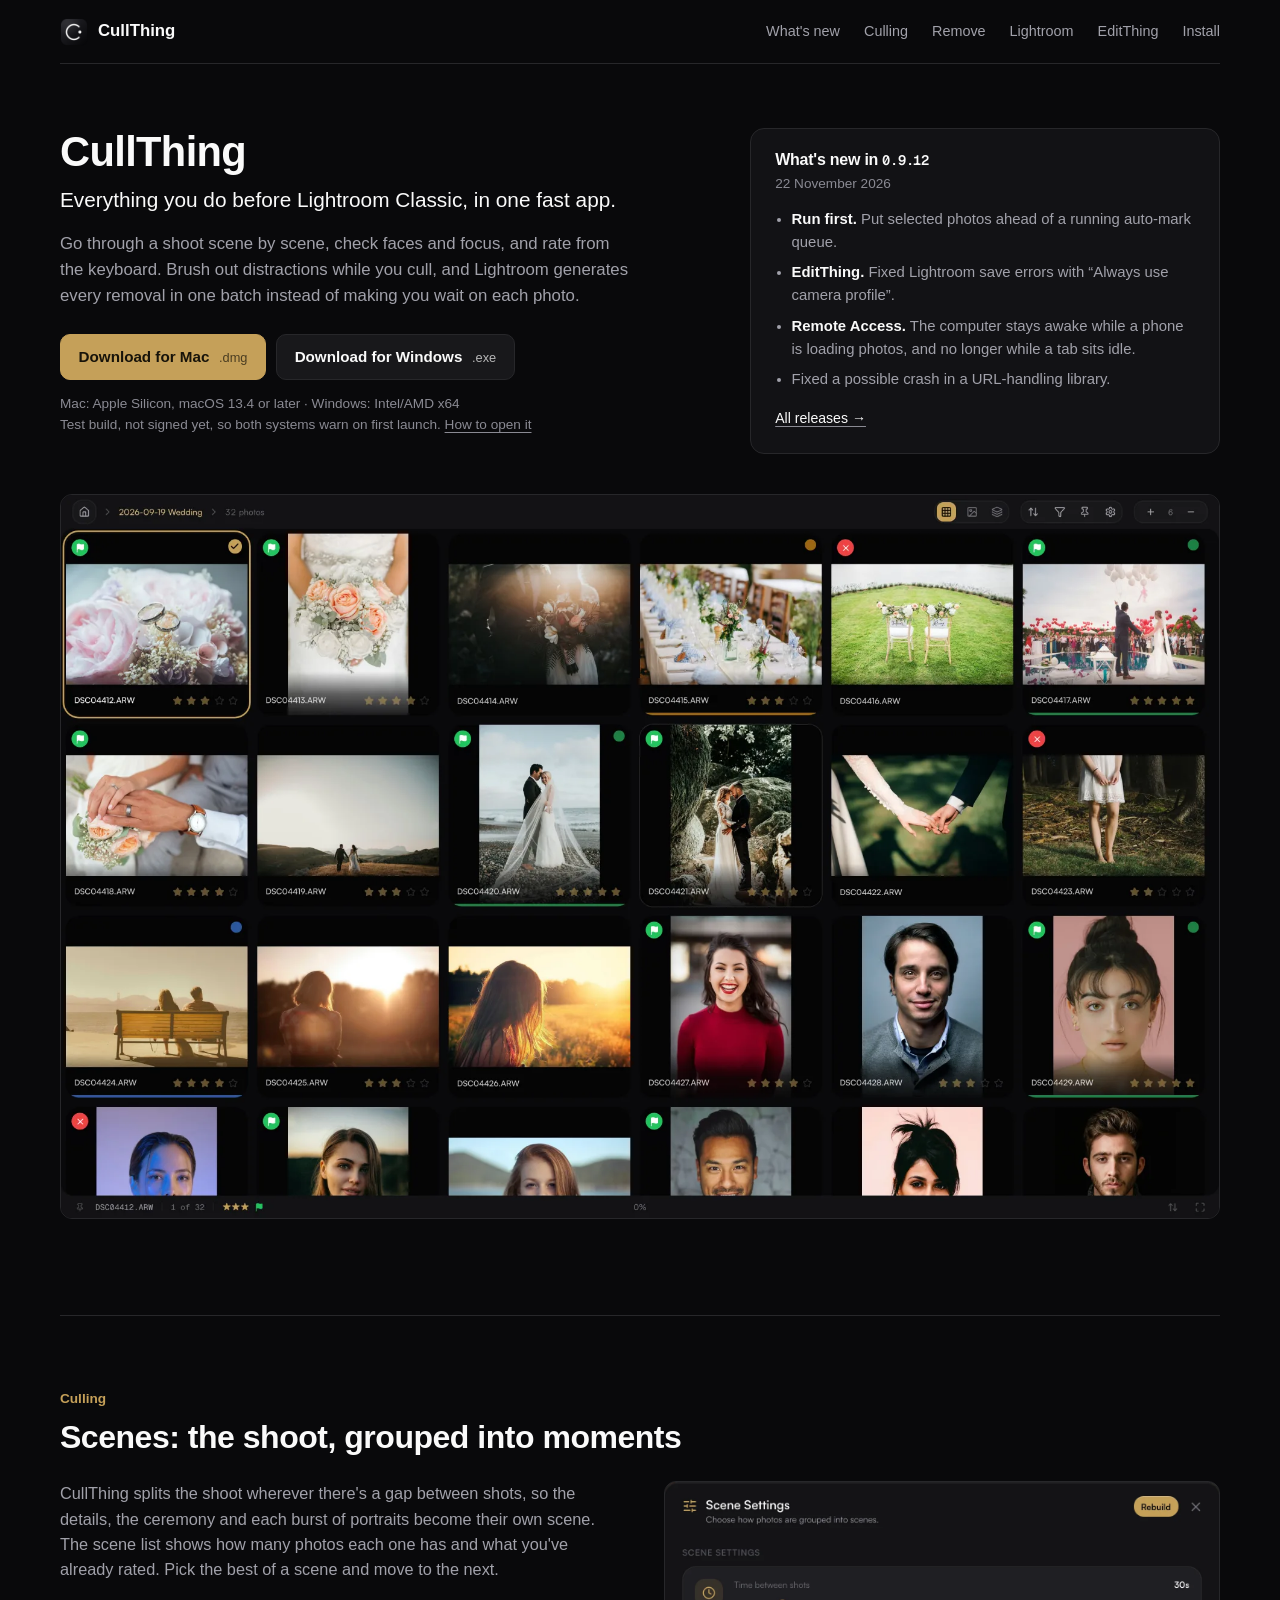
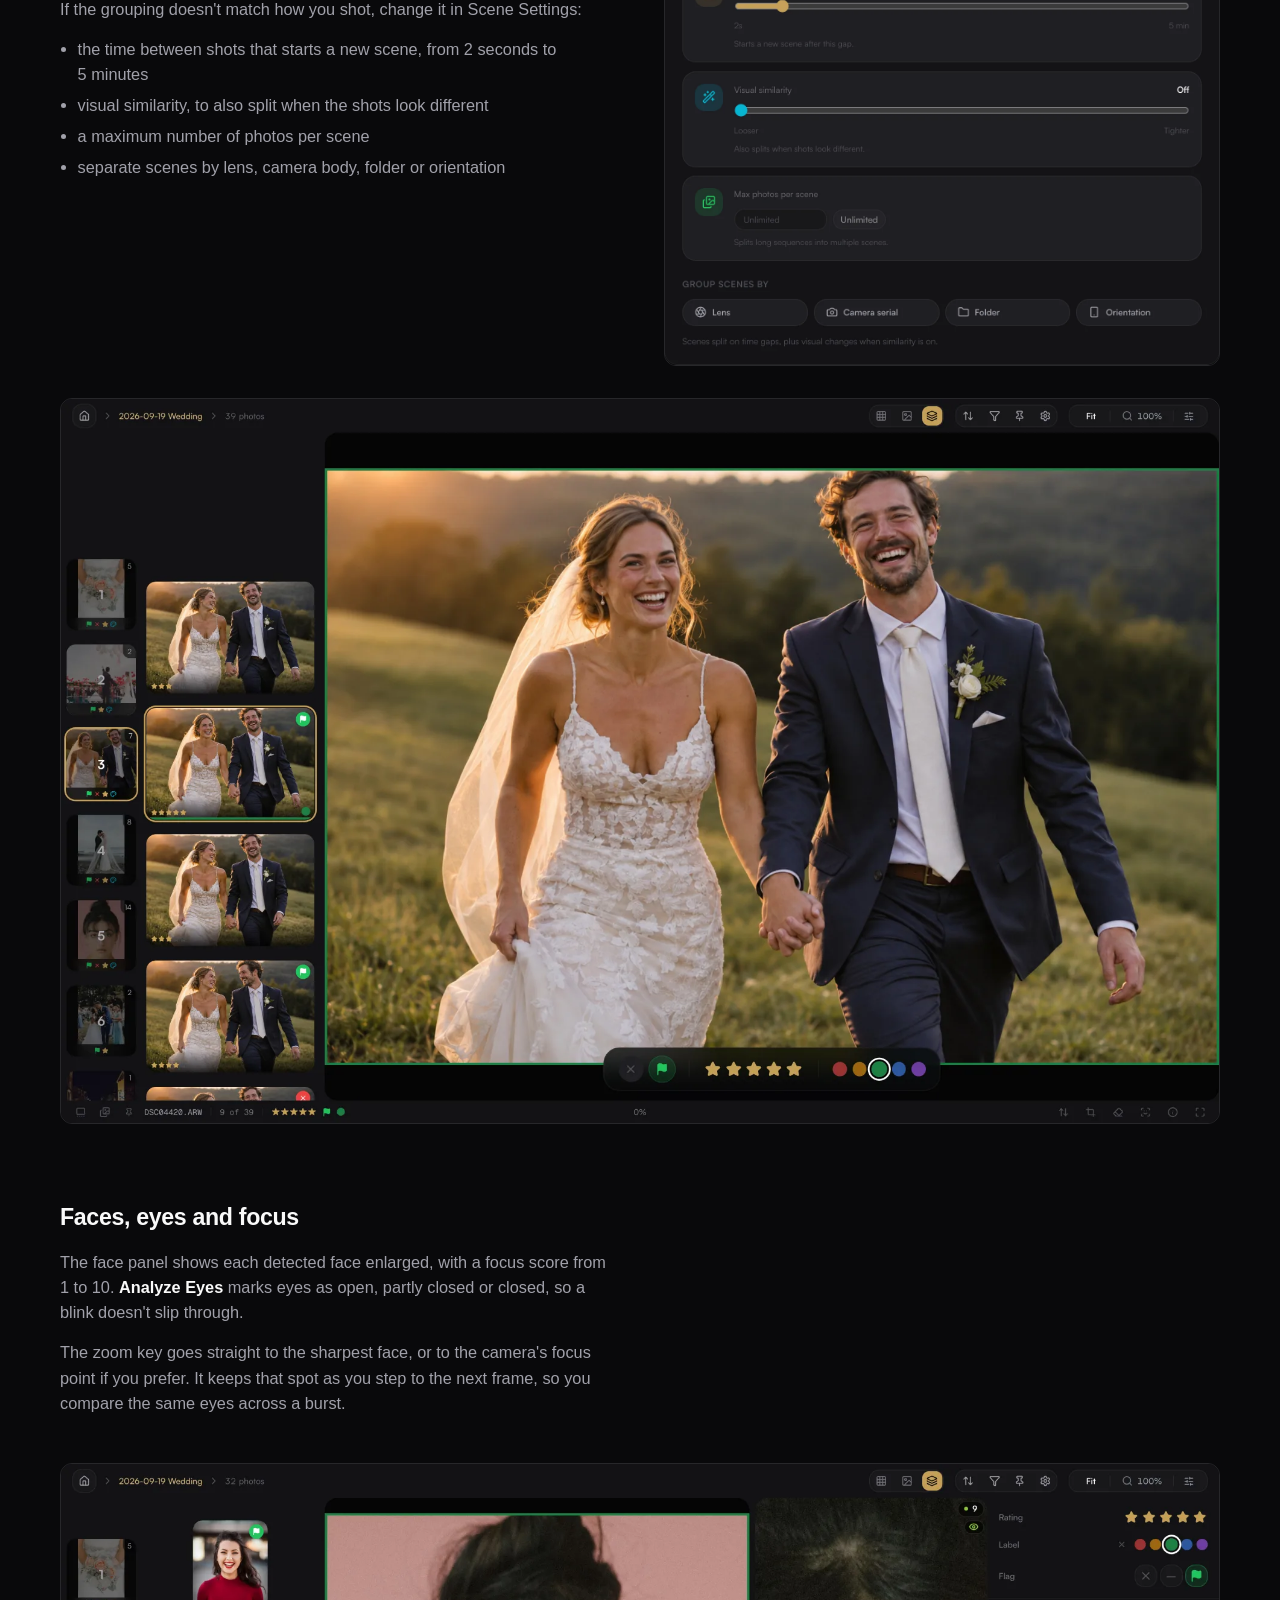
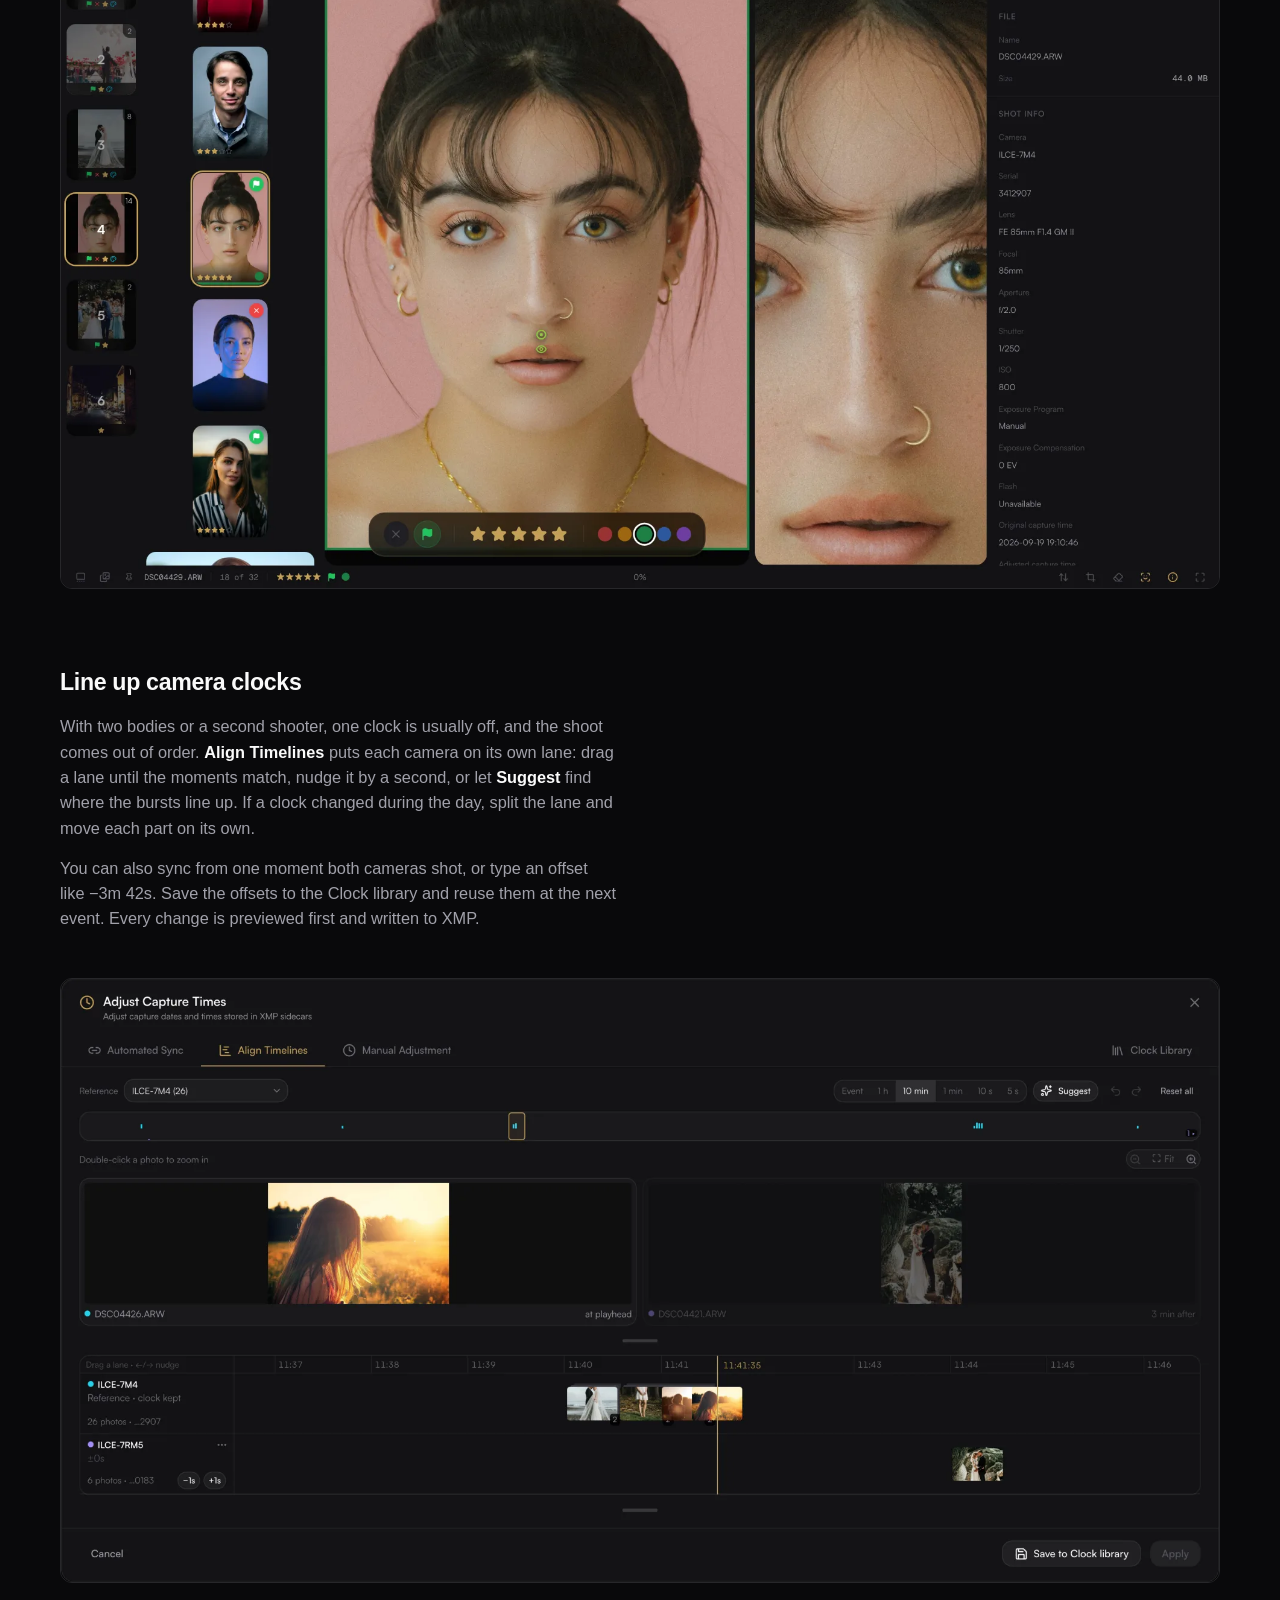
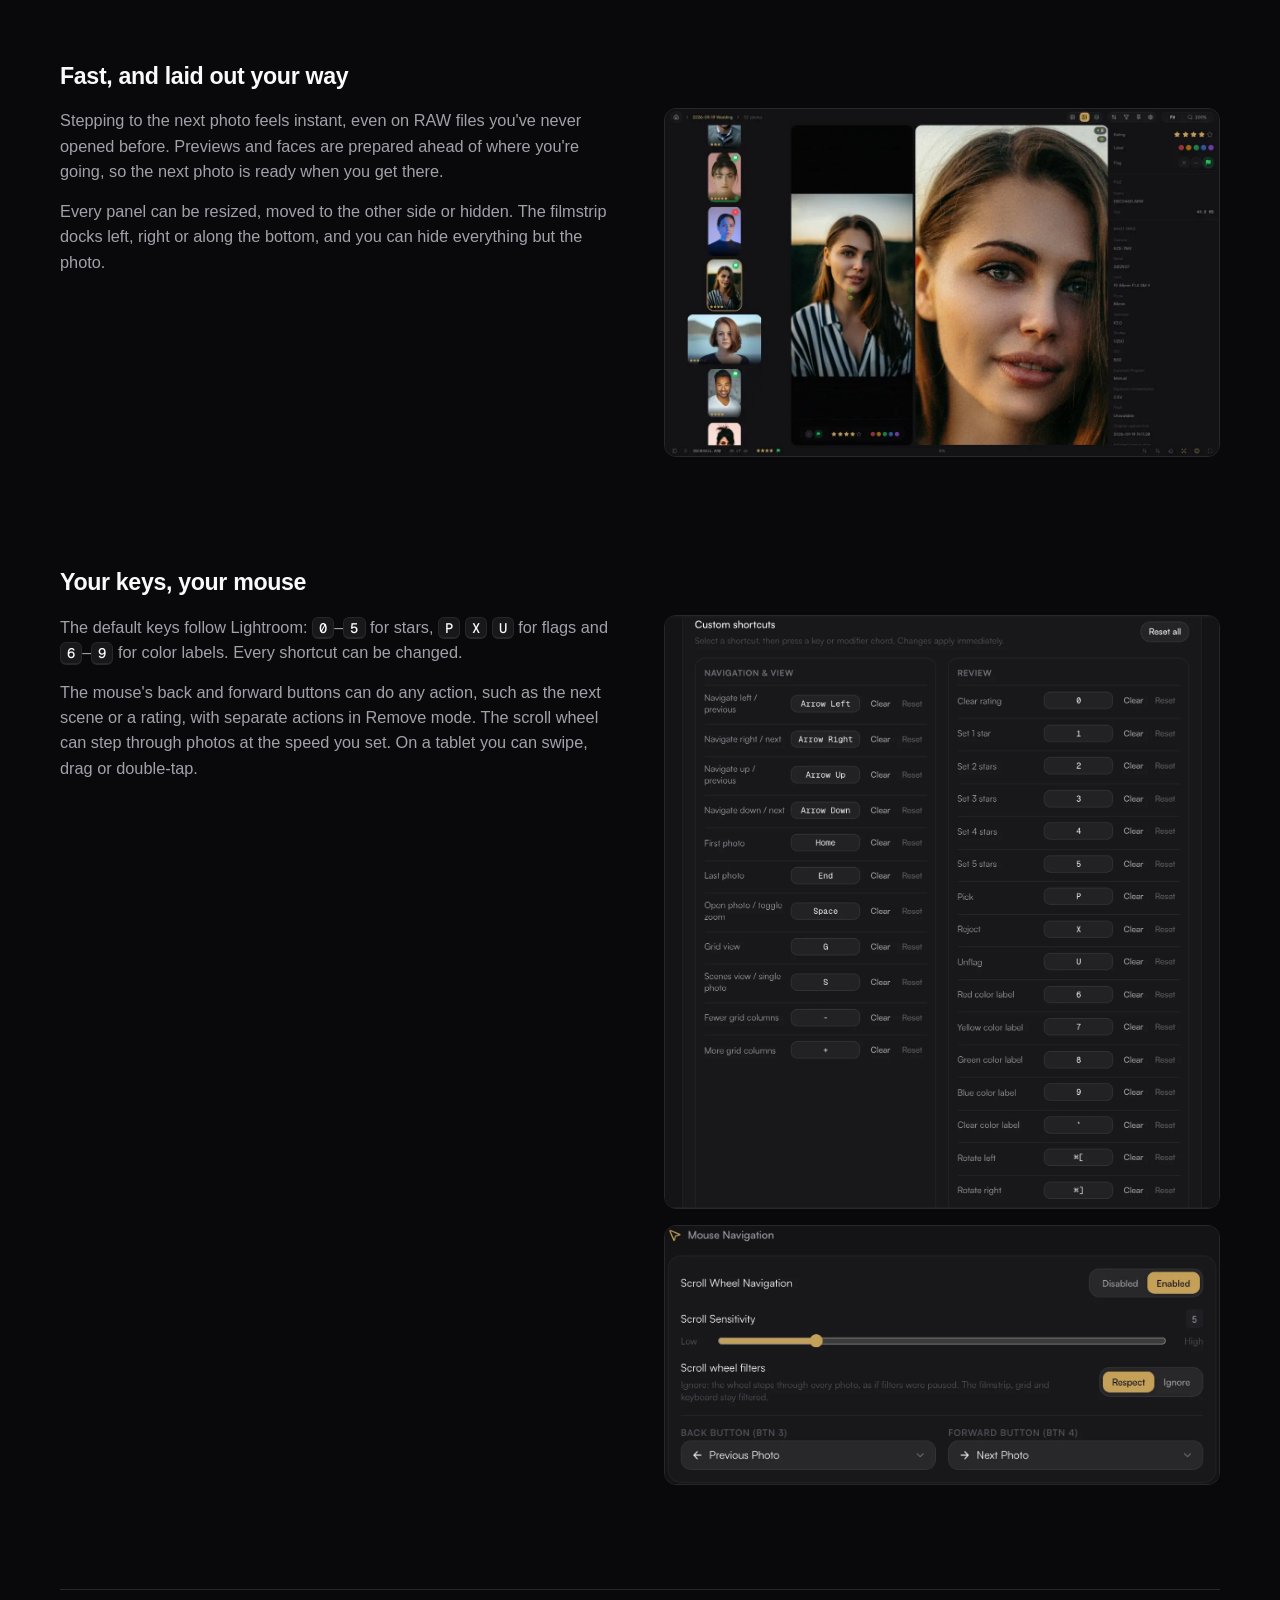
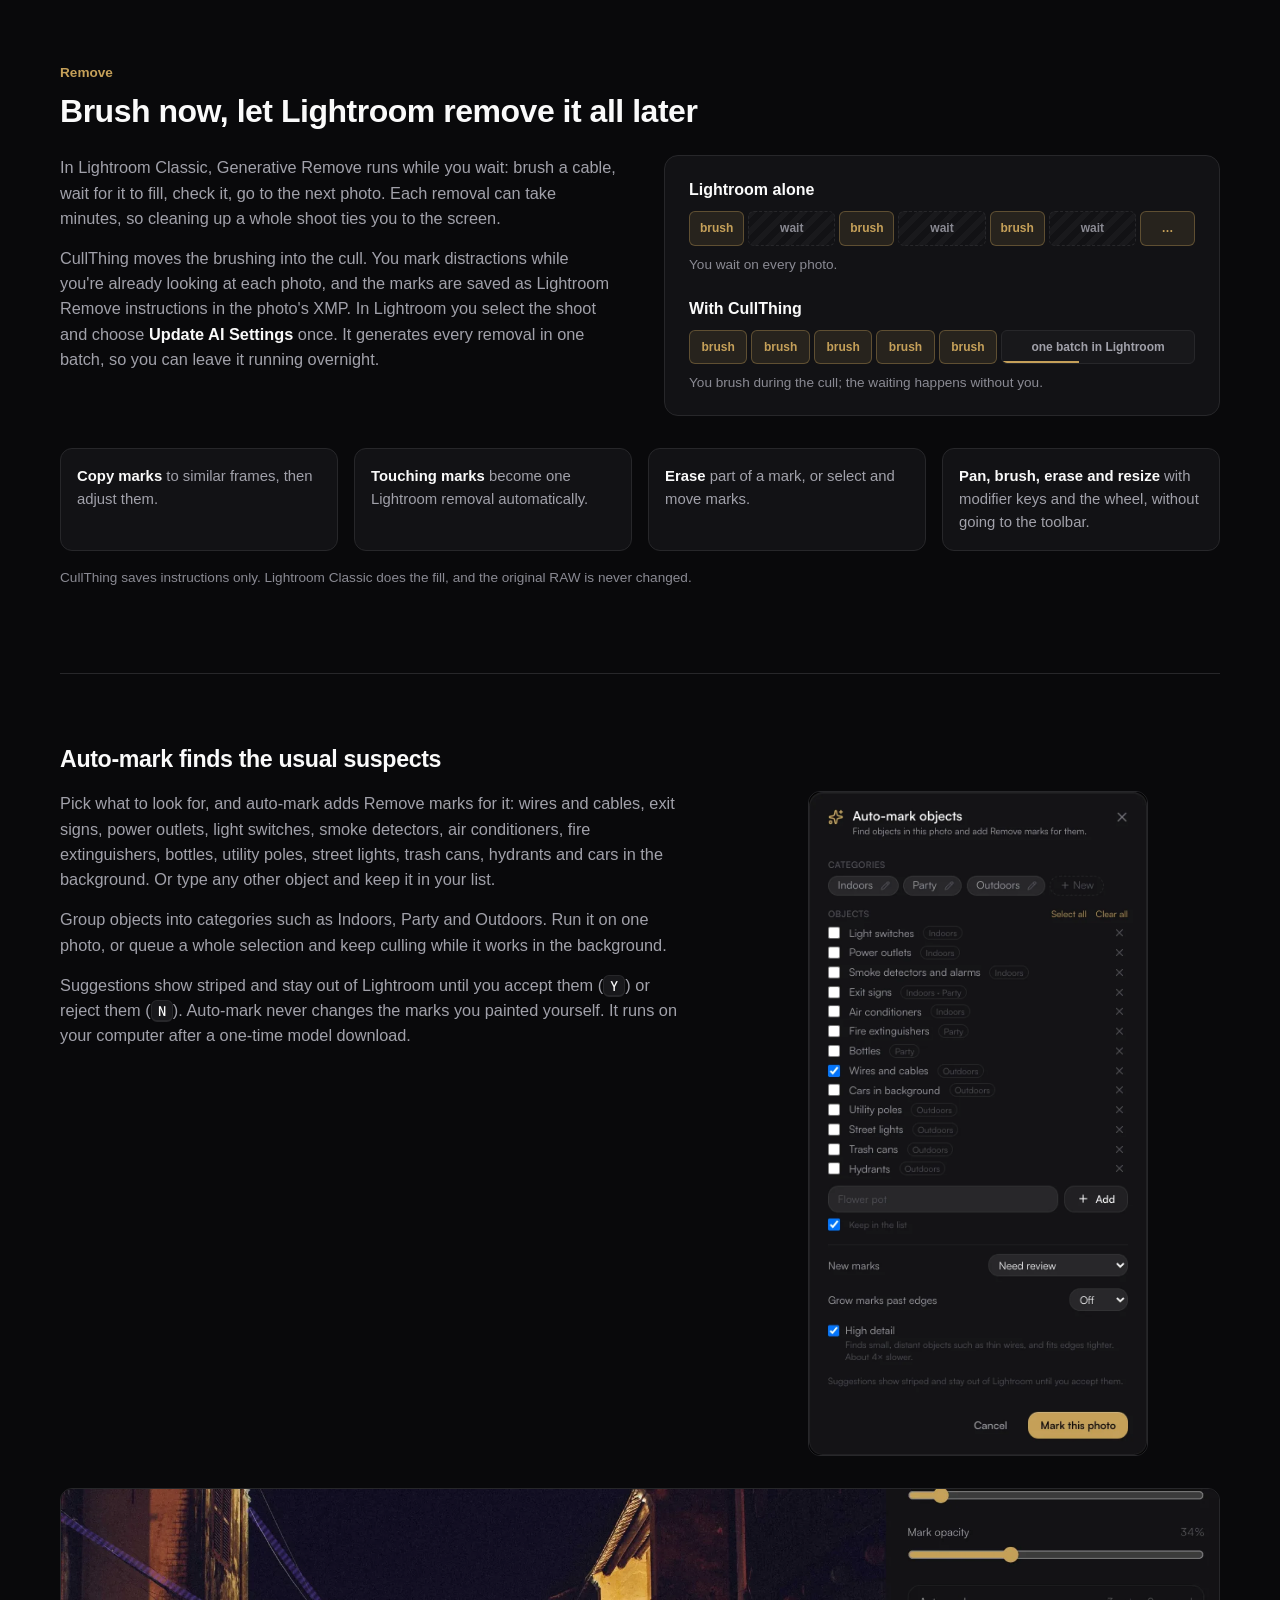
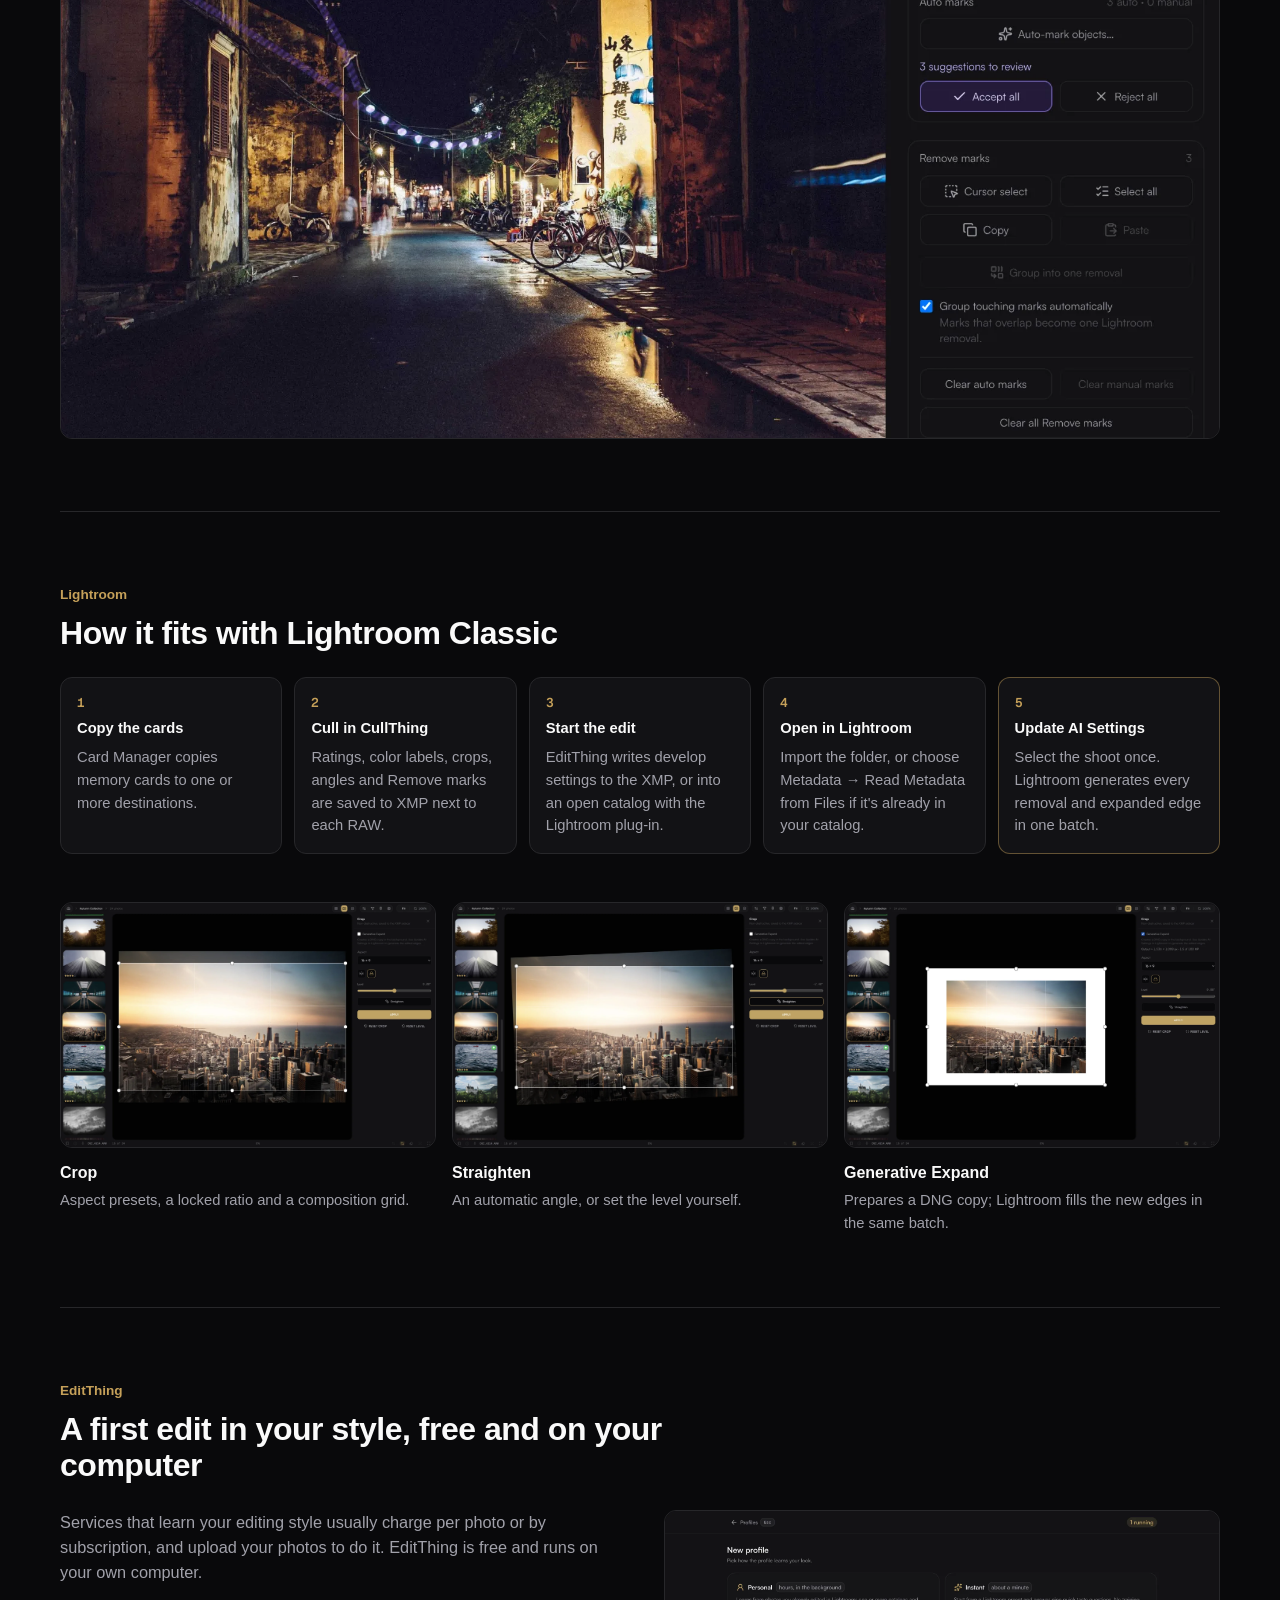
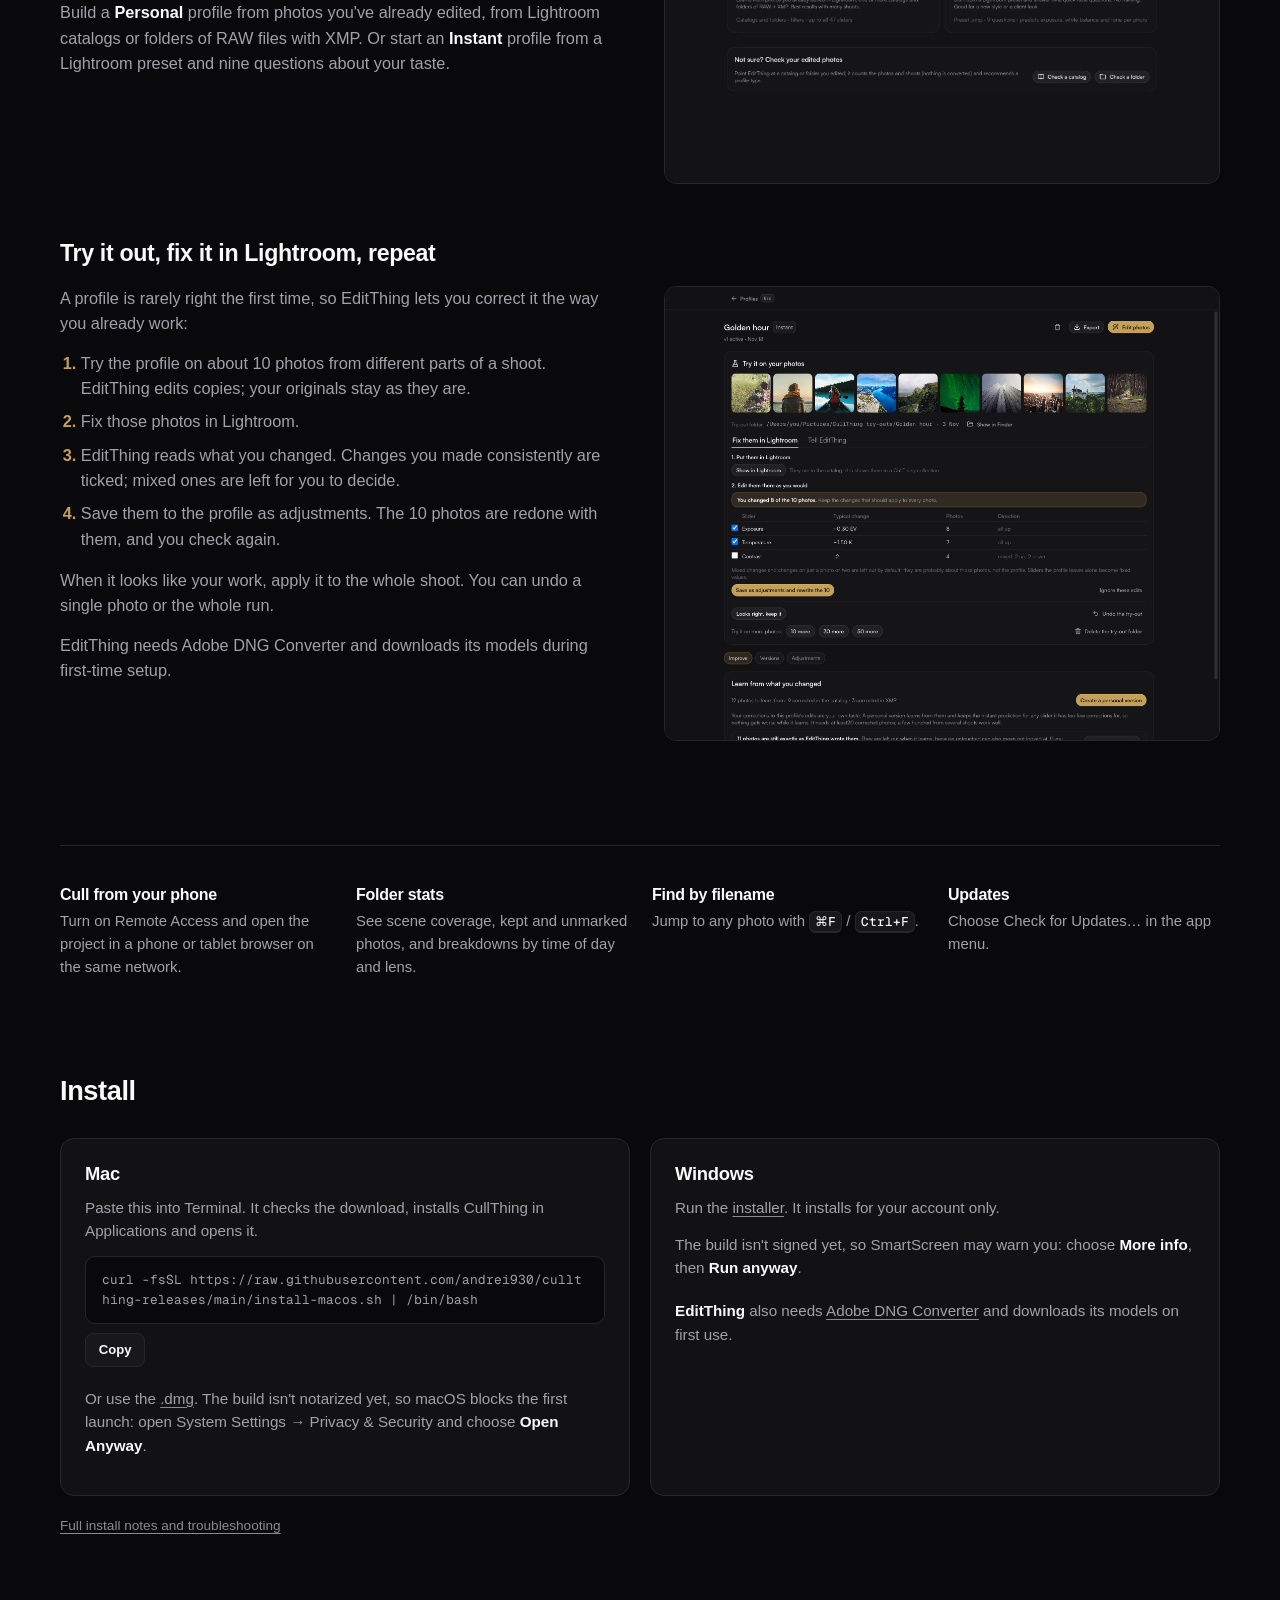
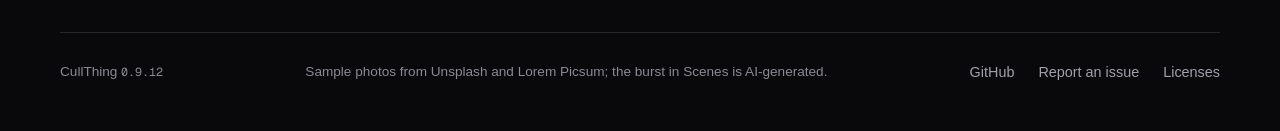
<file: docs/index.html>
<!doctype html>
<html lang="en">
  <head>
    <meta charset="utf-8" />
    <meta name="viewport" content="width=device-width, initial-scale=1" />
    <meta name="theme-color" content="#09090b" />
    <title>CullThing</title>
    <meta
      name="description"
      content="Everything you do before Lightroom Classic, in one fast app. Mark Remove fixes while you cull and let Lightroom generate them all in one batch. Downloads for Mac and Windows."
    />
    <meta property="og:type" content="website" />
    <meta property="og:title" content="CullThing" />
    <meta
      property="og:description"
      content="Everything you do before Lightroom Classic, in one fast app."
    />
    <meta
      property="og:url"
      content="https://andrei930.github.io/cullthing-releases/"
    />
    <meta
      property="og:image"
      content="https://andrei930.github.io/cullthing-releases/assets/og.jpg"
    />
    <link
      rel="canonical"
      href="https://andrei930.github.io/cullthing-releases/"
    />
    <link rel="icon" type="image/png" href="assets/cullthing-icon.png" />
    <link
      rel="preload"
      href="assets/fonts/geist-mono-latin-wght-normal.woff2"
      as="font"
      type="font/woff2"
      crossorigin
    />
    <link
      rel="stylesheet"
      href="https://api.fontshare.com/v2/css?f[]=satoshi@1&display=swap"
    />
    <link rel="stylesheet" href="assets/style.css?v=20261123-credits" />
    <script type="module" src="assets/site.js?v=20261123-credits"></script>
  </head>
  <body>
    <a class="skip-link" href="#main">Skip to content</a>
    <div class="wrap">
      <header class="header">
        <a class="brand" href="./"
          ><img src="assets/cullthing-icon.png" width="28" height="28" alt="" />CullThing</a
        >
        <nav aria-label="Main">
          <a href="#new">What's new</a>
          <a href="#culling">Culling</a>
          <a href="#remove">Remove</a>
          <a href="#lightroom">Lightroom</a>
          <a href="#editthing">EditThing</a>
          <a href="#install">Install</a>
        </nav>
      </header>

      <main id="main">
        <div class="top" id="download">
          <div>
            <h1>CullThing</h1>
            <p class="lede">
              Everything you do before Lightroom&nbsp;Classic, in one fast
              app.
            </p>
            <p class="body">
              Go through a shoot scene by scene, check faces and focus, and
              rate from the keyboard. Brush out distractions while you cull,
              and Lightroom generates every removal in one batch instead of
              making you wait on each photo.
            </p>
            <div class="downloads">
              <a
                class="button primary"
                data-download="macos"
                href="https://github.com/andrei930/cullthing-releases/releases/download/app-v0.9.12/CullThing_0.9.12_aarch64.dmg"
                >Download for Mac <small>.dmg</small></a
              >
              <a
                class="button"
                data-download="windows"
                href="https://github.com/andrei930/cullthing-releases/releases/download/app-v0.9.12/CullThing_0.9.12_x64-setup.exe"
                >Download for Windows <small>.exe</small></a
              >
            </div>
            <p class="faint">
              Mac: Apple Silicon, macOS 13.4 or later · Windows: Intel/AMD x64<br />
              Test build, not signed yet, so both systems warn on first launch.
              <a href="#install">How to open it</a>
            </p>
          </div>

          <section class="news" id="new" aria-labelledby="new-heading">
            <h2 id="new-heading">
              What's new in <span class="mono" data-release-version>0.9.12</span>
            </h2>
            <time class="faint" data-release-date datetime="2026-11-22"
              >22 November 2026</time
            >
            <ul data-release-notes data-release-tag="app-v0.9.12">
              <li>
                <b>Run first.</b> Put selected photos ahead of a running
                auto-mark queue.
              </li>
              <li>
                <b>EditThing.</b> Fixed Lightroom save errors with “Always use
                camera profile”.
              </li>
              <li>
                <b>Remote Access.</b> The computer stays awake while a phone is
                loading photos, and no longer while a tab sits idle.
              </li>
              <li>Fixed a possible crash in a URL-handling library.</li>
            </ul>
            <a
              class="all"
              data-release-link
              href="https://github.com/andrei930/cullthing-releases/releases"
              >All releases →</a
            >
          </section>
        </div>

        <figure class="hero-shot">
          <img
            class="shot"
            src="assets/web/grid.webp"
            width="1920"
            height="1200"
            alt="CullThing's grid view of a wedding shoot, with star ratings, pick and reject flags and color labels."
          />
        </figure>

        <!-- Culling -->
        <section class="chapter" id="culling" aria-labelledby="scenes-heading">
          <p class="kicker">Culling</p>
          <h2 id="scenes-heading">Scenes: the shoot, grouped into moments</h2>
          <div class="split">
            <div class="prose">
              <p>
                CullThing splits the shoot wherever there's a gap between
                shots, so the details, the ceremony and each burst of
                portraits become their own scene. The scene list shows how many photos each one
                has and what you've already rated. Pick the best of a scene and
                move to the next.
              </p>
              <p>
                If the grouping doesn't match how you shot, change it in Scene
                Settings:
              </p>
              <ul class="ticks">
                <li>the time between shots that starts a new scene, from 2&nbsp;seconds to 5&nbsp;minutes</li>
                <li>visual similarity, to also split when the shots look different</li>
                <li>a maximum number of photos per scene</li>
                <li>separate scenes by lens, camera body, folder or orientation</li>
              </ul>
            </div>
            <img
              class="shot"
              src="assets/web/scene-settings.webp"
              width="1340"
              height="1168"
              loading="lazy"
              alt="Scene Settings: time between shots, visual similarity, maximum photos per scene, and grouping by lens, camera serial, folder or orientation."
            />
          </div>
          <img
            class="shot"
            src="assets/web/scenes.webp"
            width="1920"
            height="1200"
            loading="lazy"
            alt="Scenes view: the scene list with photo counts, and a seven-frame burst of a couple walking, with the best frame picked and a blink rejected."
          />
        </section>

        <section class="chapter" aria-labelledby="faces-heading">
          <h3 id="faces-heading">Faces, eyes and focus</h3>
          <div class="split">
            <div class="prose">
              <p>
                The face panel shows each detected face enlarged, with a focus
                score from 1 to 10. <b>Analyze Eyes</b> marks eyes as open,
                partly closed or closed, so a blink doesn't slip through.
              </p>
              <p>
                The zoom key goes straight to the sharpest face, or to the
                camera's focus point if you prefer. It keeps that spot as you
                step to the next frame, so you compare the same eyes across a
                burst.
              </p>
            </div>
            <div></div>
          </div>
          <img
            class="shot"
            src="assets/web/faces.webp"
            width="1920"
            height="1200"
            loading="lazy"
            alt="A guest portrait with the face panel showing the enlarged face, focus score 9 and an open-eyes icon, next to the info panel."
          />
        </section>

        <section class="chapter" aria-labelledby="time-heading">
          <h3 id="time-heading">Line up camera clocks</h3>
          <div class="split">
            <div class="prose">
              <p>
                With two bodies or a second shooter, one clock is usually off,
                and the shoot comes out of order. <b>Align Timelines</b> puts
                each camera on its own lane: drag a lane until the moments
                match, nudge it by a second, or let <b>Suggest</b> find where
                the bursts line up. If a clock changed during the day, split
                the lane and move each part on its own.
              </p>
              <p>
                You can also sync from one moment both cameras shot, or type
                an offset like −3m&nbsp;42s. Save the offsets to the Clock
                library and reuse them at the next event. Every change is
                previewed first and written to XMP.
              </p>
            </div>
            <div></div>
          </div>
          <img
            class="shot"
            src="assets/web/capture-align.webp"
            width="1920"
            height="999"
            loading="lazy"
            alt="Align Timelines with two camera lanes; the second camera's photo of the same moment sits three minutes later."
          />
        </section>

        <section class="chapter" aria-labelledby="speed-heading">
          <h3 id="speed-heading">Fast, and laid out your way</h3>
          <div class="split">
            <div class="prose">
              <p>
                Stepping to the next photo feels instant, even on RAW files
                you've never opened before. Previews and faces are prepared
                ahead of where you're going, so the next photo is ready when
                you get there.
              </p>
              <p>
                Every panel can be resized, moved to the other side or hidden.
                The filmstrip docks left, right or along the bottom, and you can
                hide everything but the photo.
              </p>
            </div>
            <img
              class="shot"
              src="assets/web/layout.webp"
              width="1200"
              height="750"
              loading="lazy"
              alt="Animation: the face panel, info panel and filmstrip are resized by dragging their edges, then hidden."
            />
          </div>
        </section>

        <section class="chapter" aria-labelledby="controls-heading">
          <h3 id="controls-heading">Your keys, your mouse</h3>
          <div class="split">
            <div class="prose">
              <p>
                The default keys follow Lightroom: <kbd>0</kbd>–<kbd>5</kbd> for
                stars, <kbd>P</kbd> <kbd>X</kbd> <kbd>U</kbd> for flags and
                <kbd>6</kbd>–<kbd>9</kbd> for color labels. Every shortcut can be
                changed.
              </p>
              <p>
                The mouse's back and forward buttons can do any action, such as
                the next scene or a rating, with separate actions in Remove
                mode. The scroll wheel can step through photos at the speed you
                set. On a tablet you can swipe, drag or double-tap.
              </p>
            </div>
            <div class="stack">
              <img
                class="shot"
                src="assets/web/shortcuts.webp"
                width="1340"
                height="1433"
                loading="lazy"
                alt="The shortcut editor with navigation and review keys."
              />
              <img
                class="shot"
                src="assets/web/mouse.webp"
                width="1268"
                height="591"
                loading="lazy"
                alt="Mouse settings: scroll wheel navigation, sensitivity, and actions for the back and forward buttons."
              />
            </div>
          </div>
        </section>

        <!-- Remove: the headline feature -->
        <section class="chapter" id="remove" aria-labelledby="remove-heading">
          <p class="kicker">Remove</p>
          <h2 id="remove-heading">Brush now, let Lightroom remove it all later</h2>
          <div class="split">
            <div class="prose">
              <p>
                In Lightroom Classic, Generative Remove runs while you wait:
                brush a cable, wait for it to fill, check it, go to the next
                photo. Each removal can take minutes, so cleaning up a whole
                shoot ties you to the screen.
              </p>
              <p>
                CullThing moves the brushing into the cull. You mark
                distractions while you're already looking at each photo, and
                the marks are saved as Lightroom Remove instructions in the
                photo's XMP. In Lightroom you select the shoot and choose
                <b>Update AI Settings</b> once. It generates every removal in
                one batch, so you can leave it running overnight.
              </p>
            </div>
            <figure class="diagram" aria-label="Lightroom alone: brush, wait, brush, wait. With CullThing: brush every photo during the cull, then one batch in Lightroom.">
              <div class="lane">
                <p class="lane-title">Lightroom alone</p>
                <div class="track">
                  <span class="b">brush</span><span class="w">wait</span
                  ><span class="b">brush</span><span class="w">wait</span
                  ><span class="b">brush</span><span class="w">wait</span
                  ><span class="b">…</span>
                </div>
                <p class="lane-note faint">You wait on every photo.</p>
              </div>
              <div class="lane">
                <p class="lane-title">With CullThing</p>
                <div class="track">
                  <span class="b">brush</span><span class="b">brush</span
                  ><span class="b">brush</span><span class="b">brush</span
                  ><span class="b">brush</span><span class="batch">one batch in Lightroom</span>
                </div>
                <p class="lane-note faint">
                  You brush during the cull; the waiting happens without you.
                </p>
              </div>
            </figure>
          </div>
          <ul class="facts">
            <li><b>Copy marks</b> to similar frames, then adjust them.</li>
            <li><b>Touching marks</b> become one Lightroom removal automatically.</li>
            <li><b>Erase</b> part of a mark, or select and move marks.</li>
            <li><b>Pan, brush, erase and resize</b> with modifier keys and the wheel, without going to the toolbar.</li>
          </ul>
          <p class="faint">
            CullThing saves instructions only. Lightroom Classic does the fill,
            and the original RAW is never changed.
          </p>
        </section>

        <section class="chapter" id="auto-mark" aria-labelledby="auto-mark-heading">
          <h3 id="auto-mark-heading">Auto-mark finds the usual suspects</h3>
          <div class="split split-media">
            <div class="prose">
              <p>
                Pick what to look for, and auto-mark adds Remove marks for it:
                wires and cables, exit signs, power outlets, light switches,
                smoke detectors, air conditioners, fire extinguishers, bottles,
                utility poles, street lights, trash cans, hydrants and cars in
                the background. Or type any other object and keep it in your
                list.
              </p>
              <p>
                Group objects into categories such as Indoors, Party and
                Outdoors. Run it on one photo, or queue a whole selection and
                keep culling while it works in the background.
              </p>
              <p>
                Suggestions show striped and stay out of Lightroom until you
                accept them (<kbd>Y</kbd>) or reject them (<kbd>N</kbd>).
                Auto-mark never changes the marks you painted yourself. It runs
                on your computer after a one-time model download.
              </p>
            </div>
            <img
              class="shot narrow-shot"
              src="assets/web/automark-modal.webp"
              width="784"
              height="1536"
              loading="lazy"
              alt="The auto-mark dialog with categories, a list of objects to look for, and a field to type another object."
            />
          </div>
          <img
            class="shot"
            src="assets/web/remove-suggest.webp"
            width="1920"
            height="911"
            loading="lazy"
            alt="Remove mode on a night street: striped suggestions along the overhead wires and string lights, and the panel offering Accept all or Reject all."
          />
        </section>

        <!-- Lightroom flow -->
        <section class="chapter" id="lightroom" aria-labelledby="lr-heading">
          <p class="kicker">Lightroom</p>
          <h2 id="lr-heading">How it fits with Lightroom Classic</h2>
          <ol class="flow">
            <li>
              <b>Copy the cards</b>
              <span>Card Manager copies memory cards to one or more destinations.</span>
            </li>
            <li>
              <b>Cull in CullThing</b>
              <span>Ratings, color labels, crops, angles and Remove marks are saved to XMP next to each RAW.</span>
            </li>
            <li>
              <b>Start the edit</b>
              <span>EditThing writes develop settings to the XMP, or into an open catalog with the Lightroom plug-in.</span>
            </li>
            <li>
              <b>Open in Lightroom</b>
              <span>Import the folder, or choose Metadata → Read Metadata from Files if it's already in your catalog.</span>
            </li>
            <li>
              <b>Update AI Settings</b>
              <span>Select the shoot once. Lightroom generates every removal and expanded edge in one batch.</span>
            </li>
          </ol>
          <div class="trio">
            <div>
              <img
                class="shot"
                src="assets/web/crop-mode-desktop.webp"
                width="1920"
                height="1254"
                loading="lazy"
                alt="Crop mode with crop handles and aspect presets."
              />
              <h4>Crop</h4>
              <p class="muted">Aspect presets, a locked ratio and a composition grid.</p>
            </div>
            <div>
              <img
                class="shot"
                src="assets/web/straighten-mode-desktop.webp"
                width="1920"
                height="1253"
                loading="lazy"
                alt="Straighten mode with a rotated photo and the Level slider."
              />
              <h4>Straighten</h4>
              <p class="muted">An automatic angle, or set the level yourself.</p>
            </div>
            <div>
              <img
                class="shot"
                src="assets/web/generative-expand-desktop.webp"
                width="1920"
                height="1254"
                loading="lazy"
                alt="Generative Expand: a photo with a white border marking the area to fill."
              />
              <h4>Generative Expand</h4>
              <p class="muted">Prepares a DNG copy; Lightroom fills the new edges in the same batch.</p>
            </div>
          </div>
        </section>

        <!-- EditThing -->
        <section class="chapter" id="editthing" aria-labelledby="edit-heading">
          <p class="kicker">EditThing</p>
          <h2 id="edit-heading">A first edit in your style, free and on your computer</h2>
          <div class="split">
            <div class="prose">
              <p>
                Services that learn your editing style usually charge per photo
                or by subscription, and upload your photos to do it. EditThing
                is free and runs on your own computer.
              </p>
              <p>
                Build a <b>Personal</b> profile from photos you've already
                edited, from Lightroom catalogs or folders of RAW files with
                XMP. Or start an <b>Instant</b> profile from a Lightroom preset
                and nine questions about your taste.
              </p>
            </div>
            <img
              class="shot"
              src="assets/web/editthing-profile-choices.webp"
              width="1920"
              height="943"
              loading="lazy"
              alt="EditThing's new profile screen with the Personal and Instant profile types."
            />
          </div>

          <h3 class="sub">Try it out, fix it in Lightroom, repeat</h3>
          <div class="split">
            <div class="prose">
              <p>
                A profile is rarely right the first time, so EditThing lets you
                correct it the way you already work:
              </p>
              <ol class="loop">
                <li>Try the profile on about 10 photos from different parts of a shoot. EditThing edits copies; your originals stay as they are.</li>
                <li>Fix those photos in Lightroom.</li>
                <li>EditThing reads what you changed. Changes you made consistently are ticked; mixed ones are left for you to decide.</li>
                <li>Save them to the profile as adjustments. The 10 photos are redone with them, and you check again.</li>
              </ol>
              <p>
                When it looks like your work, apply it to the whole shoot. You
                can undo a single photo or the whole run.
              </p>
              <p class="faint">
                EditThing needs Adobe DNG Converter and downloads its models
                during first-time setup.
              </p>
            </div>
            <img
              class="shot"
              src="assets/editthing-lightroom-feedback-varied.png"
              width="1100"
              height="900"
              loading="lazy"
              alt="EditThing's trial review: the changes detected from Lightroom edits, with consistent ones ticked, ready to save as adjustments."
            />
          </div>
        </section>

        <div class="also">
          <div>
            <h3>Cull from your phone</h3>
            <p>
              Turn on Remote Access and open the project in a phone or tablet
              browser on the same network.
            </p>
          </div>
          <div>
            <h3>Folder stats</h3>
            <p>See scene coverage, kept and unmarked photos, and breakdowns by time of day and lens.</p>
          </div>
          <div>
            <h3>Find by filename</h3>
            <p>Jump to any photo with <kbd>⌘F</kbd> / <kbd>Ctrl+F</kbd>.</p>
          </div>
          <div>
            <h3>Updates</h3>
            <p>Choose Check for Updates… in the app menu.</p>
          </div>
        </div>

        <section id="install" aria-labelledby="install-heading">
          <h2 class="section-title" id="install-heading">Install</h2>
          <div class="install">
            <div class="card" id="install-macos">
              <h3>Mac</h3>
              <p>
                Paste this into Terminal. It checks the download, installs
                CullThing in Applications and opens it.
              </p>
              <pre class="cmd" id="mac-install-command">curl -fsSL https://raw.githubusercontent.com/andrei930/cullthing-releases/main/install-macos.sh | /bin/bash</pre>
              <div class="copy-row">
                <button class="button" type="button" data-copy-install hidden>
                  Copy
                </button>
                <span class="faint" data-copy-status role="status"></span>
              </div>
              <p class="gap">
                Or use the
                <a
                  data-download="macos"
                  href="https://github.com/andrei930/cullthing-releases/releases/download/app-v0.9.12/CullThing_0.9.12_aarch64.dmg"
                  >.dmg</a
                >. The build isn't notarized yet, so macOS blocks the first
                launch: open System Settings → Privacy &amp; Security and choose
                <b>Open Anyway</b>.
              </p>
            </div>
            <div class="card" id="install-windows">
              <h3>Windows</h3>
              <p>
                Run the
                <a
                  data-download="windows"
                  href="https://github.com/andrei930/cullthing-releases/releases/download/app-v0.9.12/CullThing_0.9.12_x64-setup.exe"
                  >installer</a
                >. It installs for your account only.
              </p>
              <p>
                The build isn't signed yet, so SmartScreen may warn you: choose
                <b>More info</b>, then <b>Run anyway</b>.
              </p>
              <p class="gap">
                <b>EditThing</b> also needs
                <a
                  href="https://helpx.adobe.com/camera-raw/desktop/dng-and-file-formats/adobe-dng-converter.html"
                  >Adobe DNG Converter</a
                >
                and downloads its models on first use.
              </p>
            </div>
          </div>
          <p class="faint">
            <a href="https://github.com/andrei930/cullthing-releases#installing-on-macos"
              >Full install notes and troubleshooting</a
            >
          </p>
        </section>
      </main>

      <footer class="footer faint">
        <span>CullThing <span class="mono" data-release-version>0.9.12</span></span>
        <span class="credits">Sample photos from Unsplash and Lorem Picsum; the burst in Scenes is AI-generated.</span>
        <nav aria-label="Footer">
          <a href="https://github.com/andrei930/cullthing-releases">GitHub</a>
          <a href="https://github.com/andrei930/cullthing-releases/issues"
            >Report an issue</a
          >
          <a
            href="https://github.com/andrei930/cullthing-releases/blob/main/PROPRIETARY-NOTICE.md"
            >Licenses</a
          >
        </nav>
      </footer>
    </div>
  </body>
</html>
</file>
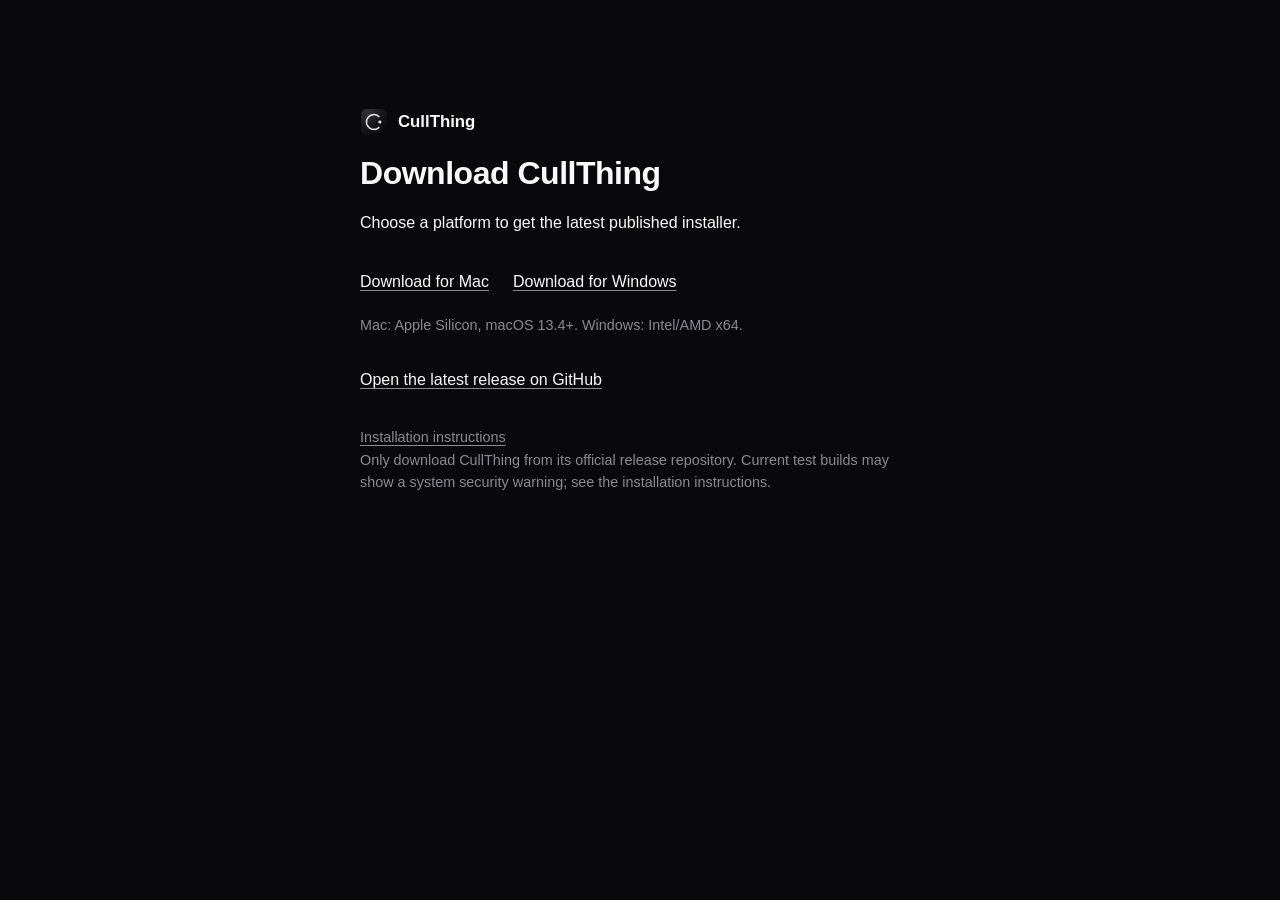
<file: docs/download/index.html>
<!doctype html>
<html lang="en">
  <head>
    <meta charset="utf-8" />
    <meta name="viewport" content="width=device-width, initial-scale=1" />
    <meta name="robots" content="noindex" />
    <meta name="theme-color" content="#09090b" />
    <title>Download CullThing</title>
    <link rel="icon" href="../assets/cullthing-icon.png" />
    <link
      rel="stylesheet"
      href="https://api.fontshare.com/v2/css?f[]=satoshi@1&display=swap"
    />
    <link rel="stylesheet" href="../assets/style.css?v=20261122-rewrite" />
    <script type="module" src="../assets/download.js"></script>
  </head>
  <body>
    <main class="download-page">
      <a class="brand" href="../"
        ><img
          src="../assets/cullthing-icon.png"
          width="36"
          height="36"
          alt=""
        /><span>CullThing</span></a
      >
      <h1>Download CullThing</h1>
      <p id="download-status" role="status" aria-live="polite">
        Choose a platform to get the latest published installer.
      </p>
      <a id="installer" class="button primary" hidden>Download installer</a>
      <div class="download-choices">
        <a href="?platform=macos">Download for Mac</a
        ><a href="?platform=windows">Download for Windows</a>
      </div>
      <p class="detail">
        Mac: Apple Silicon, macOS 13.4+. Windows: Intel/AMD x64.
      </p>
      <p>
        <a
          href="https://github.com/andrei930/cullthing-releases/releases/latest"
          >Open the latest release on GitHub</a
        >
      </p>
      <noscript
        ><p>
          JavaScript is disabled. Open the latest release above and choose the
          <strong>.dmg</strong> for Mac or <strong>x64-setup.exe</strong> for
          Windows.
        </p></noscript
      >
      <footer>
        <a id="install-help" href="../#install"
          >Installation instructions</a
        >
        <p>
          Only download CullThing from its official release repository. Current
          test builds may show a system security warning; see the installation
          instructions.
        </p>
      </footer>
    </main>
  </body>
</html>
</file>
<file: docs/assets/style.css>
/* Colors and type follow the CullThing app (packages/ui theme): zinc greys,
   one gold accent, Satoshi for text, Geist Mono for versions and commands. */
@font-face {
  font-family: "Geist Mono";
  src: url("fonts/geist-mono-latin-wght-normal.woff2") format("woff2");
  font-weight: 100 900;
  font-display: swap;
}

:root {
  color-scheme: dark;
  --bg: #09090b;
  --bg-2: #121215;
  --bg-3: #18181b;
  --line: #27272a;
  --text: #fafafa;
  --text-2: #a1a1aa;
  --text-3: #8a8a93;
  --accent: #c5a059;
  --accent-soft: color-mix(in srgb, var(--accent) 12%, transparent);
  --sans: "Satoshi", -apple-system, BlinkMacSystemFont, "Segoe UI", sans-serif;
  --mono: "Geist Mono", ui-monospace, Menlo, Consolas, monospace;
  background: var(--bg);
  color: var(--text);
  font-family: var(--sans);
  font-size: 16px;
  scroll-padding-top: 1.5rem;
}
* {
  box-sizing: border-box;
}
[hidden] {
  display: none !important;
}
body {
  margin: 0;
  line-height: 1.55;
  -webkit-font-smoothing: antialiased;
}
img {
  display: block;
  max-width: 100%;
  height: auto;
}
a {
  color: inherit;
  text-underline-offset: 0.2em;
  text-decoration-color: var(--text-3);
}
a:hover {
  color: var(--accent);
  text-decoration-color: var(--accent);
}
a:focus-visible,
button:focus-visible {
  outline: 2px solid var(--accent);
  outline-offset: 3px;
  border-radius: 4px;
}
p {
  margin: 0 0 0.9em;
}
h1,
h2,
h3 {
  margin: 0;
  font-weight: 600;
  letter-spacing: -0.015em;
  line-height: 1.15;
}
b,
strong {
  font-weight: 600;
  color: var(--text);
}
code,
.mono {
  font-family: var(--mono);
  font-size: 0.86em;
}
.muted {
  color: var(--text-2);
}
.faint {
  color: var(--text-3);
  font-size: 0.85rem;
}

.wrap {
  width: min(1160px, calc(100% - 48px));
  margin-inline: auto;
}
.skip-link {
  position: absolute;
  left: 1rem;
  top: -4rem;
  padding: 0.5rem 0.8rem;
  background: var(--accent);
  color: #17130a;
  border-radius: 6px;
  z-index: 10;
}
.skip-link:focus {
  top: 1rem;
}

/* Header */
.header {
  display: flex;
  align-items: center;
  justify-content: space-between;
  gap: 1.5rem;
  height: 64px;
  border-bottom: 1px solid var(--line);
}
.brand {
  display: inline-flex;
  align-items: center;
  gap: 10px;
  font-weight: 700;
  font-size: 1.05rem;
  text-decoration: none;
}
.brand img {
  width: 28px;
  height: 28px;
  border-radius: 7px;
}
.header nav,
.footer nav {
  display: flex;
  flex-wrap: wrap;
  gap: 0.4rem 1.5rem;
  font-size: 0.9rem;
  color: var(--text-2);
}
.header nav a,
.footer nav a {
  text-decoration: none;
}

/* Buttons */
.button {
  display: inline-flex;
  align-items: center;
  justify-content: center;
  gap: 0.6rem;
  min-height: 46px;
  padding: 0.7rem 1.1rem;
  border-radius: 10px;
  border: 1px solid var(--line);
  background: var(--bg-3);
  color: var(--text);
  font: 600 0.95rem/1.2 var(--sans);
  text-decoration: none;
  cursor: pointer;
}
.button:hover {
  border-color: var(--accent);
  color: var(--text);
}
.button.primary {
  background: var(--accent);
  border-color: var(--accent);
  color: #17130a;
}
.button.primary:hover {
  background: color-mix(in srgb, var(--accent) 85%, white);
  color: #17130a;
}
.button small {
  font-weight: 500;
  font-size: 0.8rem;
  opacity: 0.7;
}

/* Top */
.top {
  display: grid;
  grid-template-columns: 1.35fr 1fr;
  gap: 56px;
  align-items: start;
  padding: 64px 0 40px;
}
.top h1 {
  font-size: 2.6rem;
  margin-bottom: 0.6rem;
}
.lede {
  font-size: 1.3rem;
  line-height: 1.4;
  font-weight: 500;
  margin-bottom: 1rem;
}
.top .body {
  color: var(--text-2);
  font-size: 1.05rem;
  max-width: 34em;
}
.downloads {
  display: flex;
  flex-wrap: wrap;
  gap: 10px;
  margin: 1.6rem 0 0.8rem;
}
.news {
  background: var(--bg-2);
  border: 1px solid var(--line);
  border-radius: 14px;
  padding: 22px 24px;
}
.news h2 {
  font-size: 1rem;
  margin-bottom: 0.2rem;
}
.news time {
  display: block;
  margin-bottom: 0.9rem;
}
.news ul {
  margin: 0;
  padding-left: 1.1em;
  color: var(--text-2);
  font-size: 0.93rem;
}
.news li {
  margin-bottom: 0.45rem;
}
.news li.notes-heading {
  list-style: none;
  margin: 0.8rem 0 0.3rem -1.1em;
  color: var(--text-3);
  font-size: 0.8rem;
  font-weight: 600;
}
.news li.notes-heading:first-child {
  margin-top: 0;
}
.news .all {
  display: inline-block;
  margin-top: 0.6rem;
  font-size: 0.88rem;
}

.shot {
  width: 100%;
  border-radius: 12px;
  border: 1px solid var(--line);
  background: var(--bg-2);
}
.hero-shot {
  margin: 0 0 96px;
}
.hero-shot figcaption {
  margin-top: 0.7rem;
}

/* Features */
.section-title {
  font-size: 1.7rem;
  margin-bottom: 2rem;
}
.feature {
  display: grid;
  grid-template-columns: 1fr 2fr;
  gap: 48px;
  align-items: center;
  padding: 40px 0;
  border-top: 1px solid var(--line);
}
.feature h3 {
  font-size: 1.3rem;
  margin-bottom: 0.6rem;
}
.feature p {
  color: var(--text-2);
}
.feature-wide {
  grid-template-columns: 1fr;
  gap: 24px;
}
.feature-wide > div:first-child {
  max-width: 40em;
}
.trio {
  display: grid;
  grid-template-columns: repeat(3, 1fr);
  gap: 16px;
}
.trio h4 {
  margin: 0.8rem 0 0.2rem;
  font-size: 1rem;
  font-weight: 600;
}
.trio p {
  font-size: 0.92rem;
  margin: 0;
}
.also {
  display: grid;
  grid-template-columns: repeat(4, 1fr);
  gap: 24px;
  padding: 40px 0 96px;
  border-top: 1px solid var(--line);
}
.also h3 {
  font-size: 1rem;
  margin-bottom: 0.35rem;
}
.also p {
  color: var(--text-2);
  font-size: 0.93rem;
  margin: 0;
}

/* Chapters */
.chapter {
  padding: 72px 0;
  border-top: 1px solid var(--line);
}
.chapter + .chapter:not([id]) {
  padding-top: 8px;
  border-top: 0;
}
.kicker {
  color: var(--accent);
  font-size: 0.85rem;
  font-weight: 600;
  margin-bottom: 0.6rem;
}
.chapter h2 {
  font-size: 2rem;
  max-width: 22em;
  margin-bottom: 1.6rem;
}
.chapter h3 {
  font-size: 1.45rem;
  margin-bottom: 1.2rem;
}
.chapter h3.sub {
  margin-top: 56px;
}
.split {
  display: grid;
  grid-template-columns: 1fr 1fr;
  gap: 48px;
  align-items: start;
  margin-bottom: 32px;
}
.split-media {
  grid-template-columns: 1.3fr 1fr;
}
.narrow-shot {
  max-width: 340px;
  justify-self: center;
}
.prose p,
.prose li {
  color: var(--text-2);
  font-size: 1.02rem;
}
.prose b {
  color: var(--text);
}
.stack {
  display: grid;
  gap: 16px;
}
kbd {
  display: inline-block;
  min-width: 1.6em;
  padding: 0.05em 0.4em;
  border: 1px solid var(--line);
  border-bottom-width: 2px;
  border-radius: 6px;
  background: var(--bg-3);
  color: var(--text);
  font: 500 0.85em var(--mono);
  text-align: center;
}
.ticks {
  margin: 0;
  padding-left: 1.1em;
}
.ticks li {
  margin-bottom: 0.35rem;
}
.facts {
  list-style: none;
  padding: 0;
  margin: 0 0 1rem;
  display: grid;
  grid-template-columns: repeat(4, 1fr);
  gap: 16px;
}
.facts li {
  background: var(--bg-2);
  border: 1px solid var(--line);
  border-radius: 12px;
  padding: 16px;
  color: var(--text-2);
  font-size: 0.93rem;
}

/* Remove diagram */
.diagram {
  margin: 0;
  background: var(--bg-2);
  border: 1px solid var(--line);
  border-radius: 14px;
  padding: 22px 24px;
  display: grid;
  gap: 22px;
}
.lane-title {
  font-weight: 600;
  margin-bottom: 0.5rem;
}
.lane-note {
  margin: 0.5rem 0 0;
}
.track {
  display: flex;
  gap: 4px;
  font-size: 0.75rem;
  font-weight: 600;
}
.track span {
  border-radius: 6px;
  padding: 7px 0;
  text-align: center;
  white-space: nowrap;
  overflow: hidden;
}
.track .b {
  flex: 1 1 0;
  background: var(--accent-soft);
  color: var(--accent);
  border: 1px solid color-mix(in srgb, var(--accent) 35%, transparent);
}
.track .w {
  flex: 1.6 1 0;
  color: var(--text-3);
  border: 1px dashed var(--line);
  background: repeating-linear-gradient(
    -45deg,
    transparent 0 6px,
    rgb(255 255 255 / 0.03) 6px 12px
  );
}
.track .batch {
  flex: 3.4 1 0;
  background: var(--bg-3);
  color: var(--text-2);
  border: 1px solid var(--line);
  position: relative;
}
.track .batch::after {
  content: "";
  position: absolute;
  left: 0;
  bottom: 0;
  height: 2px;
  width: 40%;
  background: var(--accent);
  animation: batch 2.8s ease-in-out infinite;
}
@keyframes batch {
  0% {
    width: 0;
  }
  80%,
  100% {
    width: 100%;
  }
}
@media (prefers-reduced-motion: reduce) {
  .track .batch::after {
    animation: none;
    width: 100%;
  }
}

/* Lightroom flow */
.flow {
  list-style: none;
  counter-reset: step;
  padding: 0;
  margin: 0 0 48px;
  display: grid;
  grid-template-columns: repeat(5, 1fr);
  gap: 12px;
}
.flow li {
  counter-increment: step;
  background: var(--bg-2);
  border: 1px solid var(--line);
  border-radius: 12px;
  padding: 16px;
  display: grid;
  gap: 6px;
  align-content: start;
  font-size: 0.92rem;
}
.flow li::before {
  content: counter(step);
  font: 600 0.8rem var(--mono);
  color: var(--accent);
}
.flow li:last-child {
  border-color: color-mix(in srgb, var(--accent) 45%, transparent);
}
.flow span {
  color: var(--text-2);
}
.loop {
  padding-left: 1.3em;
  margin: 0 0 1rem;
}
.loop li {
  margin-bottom: 0.5rem;
}
.loop li::marker {
  color: var(--accent);
  font-weight: 600;
}

/* Install */
.install {
  display: grid;
  grid-template-columns: 1fr 1fr;
  gap: 20px;
  margin-bottom: 1.2rem;
}
.card {
  background: var(--bg-2);
  border: 1px solid var(--line);
  border-radius: 14px;
  padding: 24px;
}
.card h3 {
  font-size: 1.15rem;
  margin-bottom: 0.7rem;
}
.card p {
  color: var(--text-2);
  font-size: 0.95rem;
}
.card .gap {
  margin-top: 1.2rem;
}
pre.cmd {
  margin: 0.6rem 0;
  padding: 0.8rem 1rem;
  border-radius: 10px;
  background: var(--bg);
  border: 1px solid var(--line);
  font-family: var(--mono);
  font-size: 0.8rem;
  color: var(--text-2);
  white-space: pre-wrap;
  word-break: break-all;
}
.copy-row {
  display: flex;
  align-items: center;
  gap: 0.8rem;
  min-height: 34px;
}
.copy-row .button {
  min-height: 34px;
  padding: 0.35rem 0.8rem;
  font-size: 0.82rem;
  border-radius: 8px;
}

/* Footer */
.footer {
  display: flex;
  justify-content: space-between;
  flex-wrap: wrap;
  gap: 1rem;
  margin-top: 96px;
  padding: 28px 0 48px;
  border-top: 1px solid var(--line);
}

/* download/ redirect page */
.download-page {
  width: min(560px, calc(100% - 32px));
  margin: 12vh auto;
  display: grid;
  gap: 1.2rem;
}
.download-page h1 {
  font-size: 2rem;
}
.download-page #installer {
  justify-self: start;
}
.download-choices {
  display: flex;
  flex-wrap: wrap;
  gap: 1.5rem;
}
.download-page .detail,
.download-page footer {
  color: var(--text-3);
  font-size: 0.9rem;
}

@media (max-width: 1000px) {
  .flow {
    grid-template-columns: repeat(2, 1fr);
  }
  .facts {
    grid-template-columns: repeat(2, 1fr);
  }
}
@media (max-width: 860px) {
  .split,
  .split-media {
    grid-template-columns: 1fr;
    gap: 24px;
  }
  .split > div:empty {
    display: none;
  }
  .chapter {
    padding: 48px 0;
  }
  .chapter h2 {
    font-size: 1.6rem;
  }
  .top,
  .feature,
  .install {
    grid-template-columns: 1fr;
    gap: 24px;
  }
  .trio {
    grid-template-columns: 1fr;
  }
  .also {
    grid-template-columns: 1fr 1fr;
  }
  .header nav a:not(:last-child) {
    display: none;
  }
  .top {
    padding-top: 40px;
  }
  .top h1 {
    font-size: 2.1rem;
  }
}
@media (max-width: 480px) {
  .wrap {
    width: calc(100% - 32px);
  }
  .also,
  .flow,
  .facts {
    grid-template-columns: 1fr;
  }
  .downloads .button {
    width: 100%;
    justify-content: space-between;
  }
}
</file>
